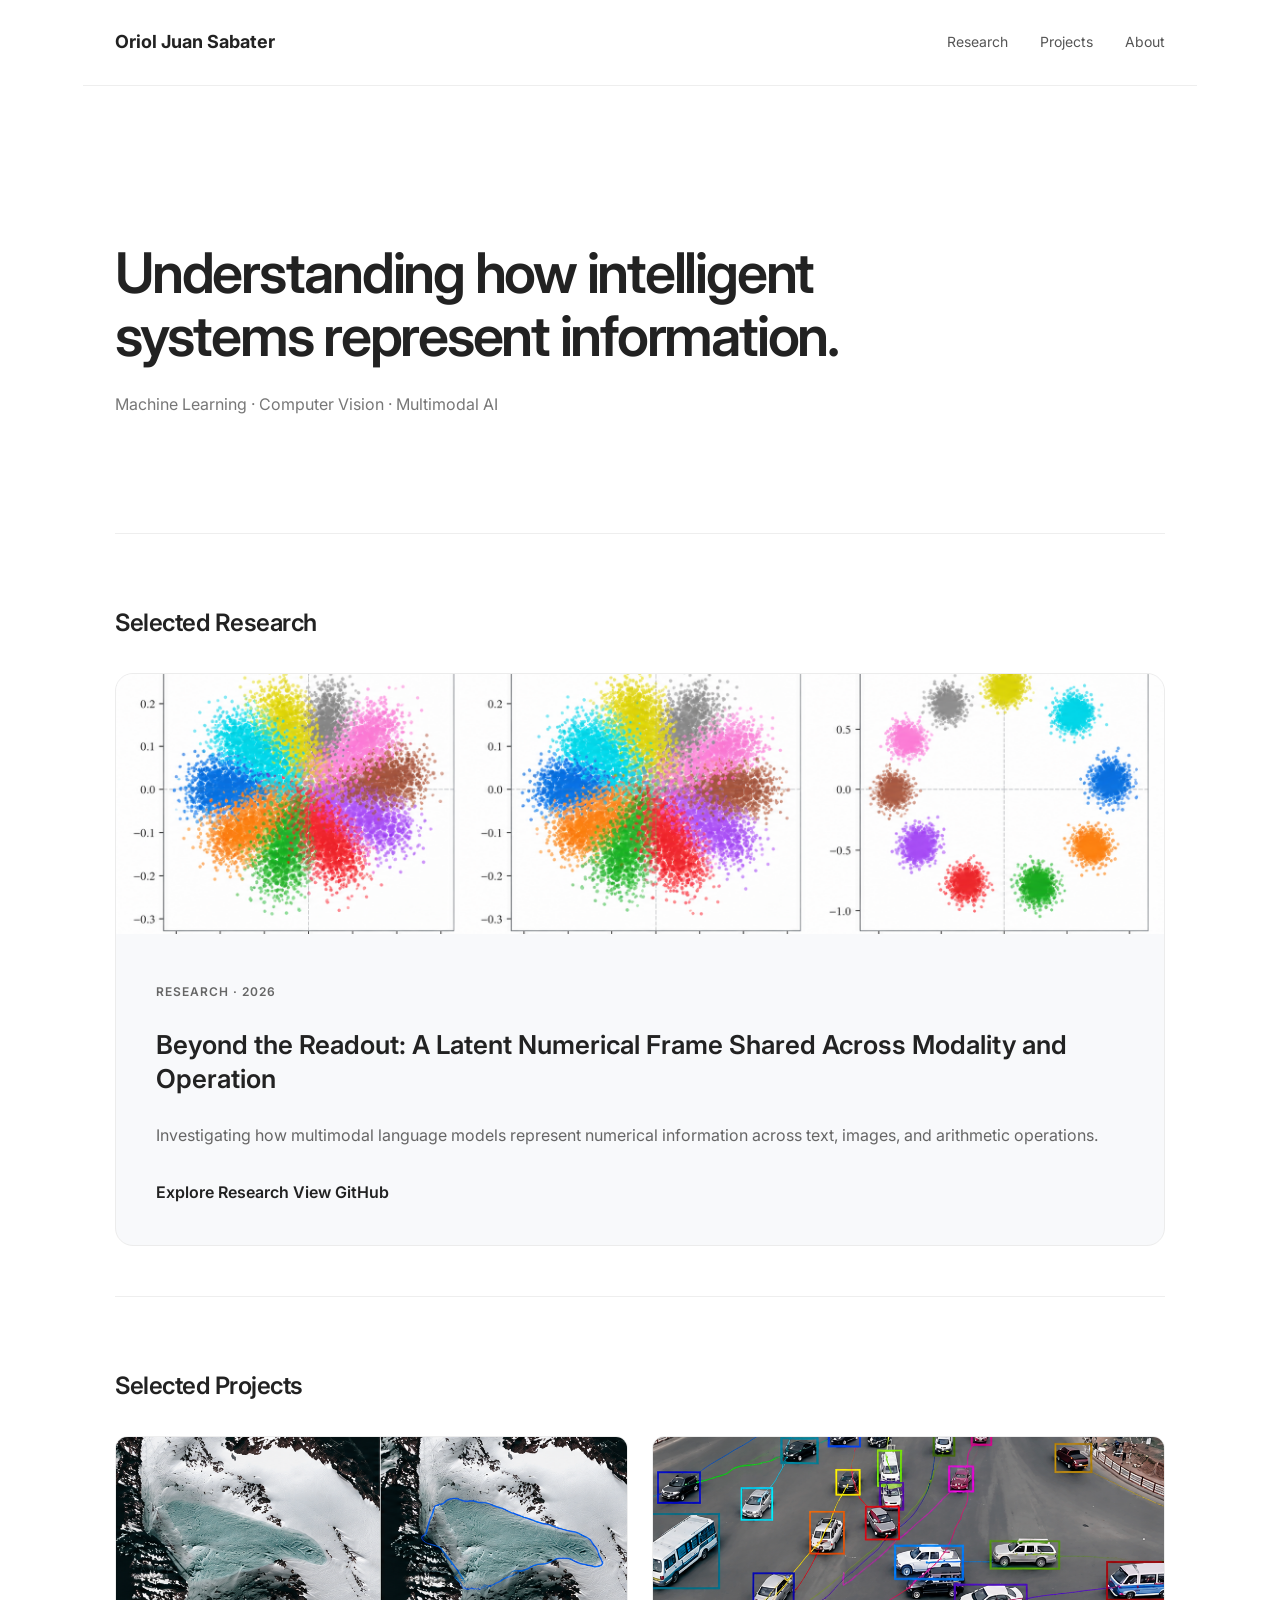
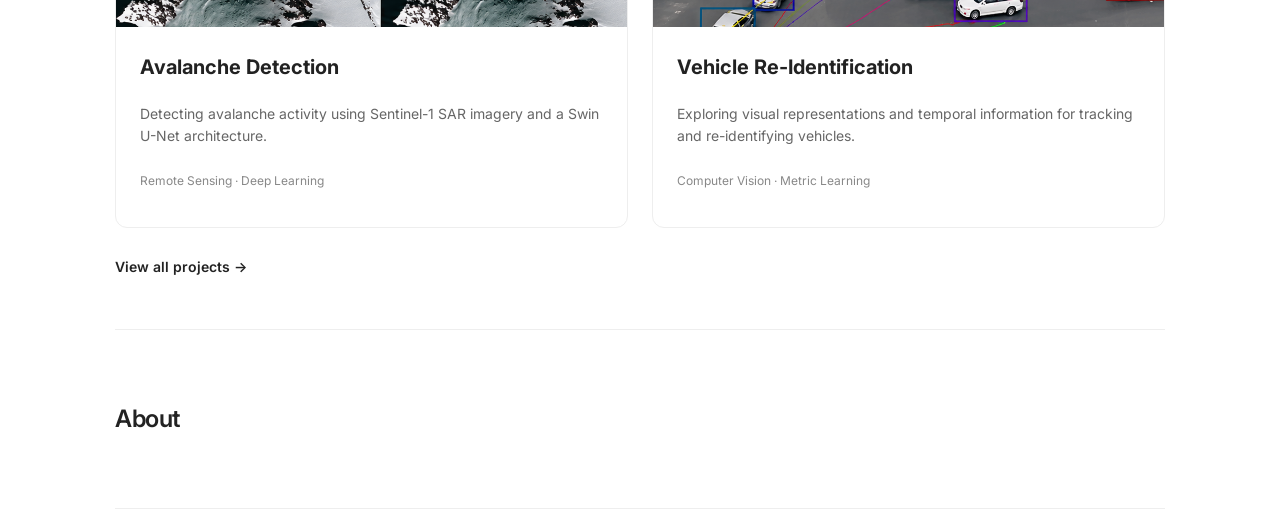
<file: index.html>
<!DOCTYPE html>
<html lang="en">

<head>
  <meta charset="UTF-8">
  <meta name="viewport" content="width=device-width, initial-scale=1.0">
  <title>Oriol Juan Sabater | Research</title>

  <link rel="preconnect" href="https://fonts.googleapis.com">
  <link rel="preconnect" href="https://fonts.gstatic.com" crossorigin>
  <link
    href="https://fonts.googleapis.com/css2?family=Inter:wght@400;500;600;700&display=swap"
    rel="stylesheet"
    >
  <link rel="stylesheet" href="style.css">
</head>

<body>

    <header>

    <p>
        <a class="site-name" href="index.html">
        Oriol Juan Sabater
        </a>
    </p>

    <nav aria-label="Main navigation">
        <a href="research/index.html">Research</a>
        <a href="projects/index.html">Projects</a>
        <a href="#about">About</a>
    </nav>

    </header>

  <main>
    <section>
      <h1>Understanding how intelligent systems represent information.</h1>
      <p>Machine Learning · Computer Vision · Multimodal AI</p>
    </section>

    <section id="research">

    <h2>Selected Research</h2>

    <article class="featured-card">

        <a href="research/beyond-the-readout/index.html">
        <img
            class="card-image featured-image"
            src="assets/images/numerical-geometry.png"
            alt="Numerical representation geometry"
        >
        </a>

        <div class="card-content">

        <p class="card-category">
            RESEARCH · 2026
        </p>


        <h3>
        <a href="research/beyond-the-readout/index.html">
            Beyond the Readout: A Latent Numerical Frame
            Shared Across Modality and Operation
        </a>
        </h3>

        <p>
            Investigating how multimodal language models
            represent numerical information across text,
            images, and arithmetic operations.
        </p>

        <a href="research/index.html">
        Explore Research
        </a>
        <a href="https://github.com/urijus/A-Shared-Latent-Geometry-of-Numerical-Representation-in-Multimodal-Models">
            View GitHub
        </a>

        </div>

    </article>

    </section>


    <section id="projects">

    <h2>Selected Projects</h2>

    <div class="project-grid">

        <!-- Project 1 -->
        <article class="project-card">

        <!-- Avalanche project -->
        <img
        class="card-image project-image"
        src="assets/images/avalanche-detection.png"
        alt="Satellite imagery showing avalanche detection results"
        >

        <div class="project-content">

            <h3>Avalanche Detection</h3>

            <p>
            Detecting avalanche activity using
            Sentinel-1 SAR imagery and a
            Swin U-Net architecture.
            </p>

            <p class="project-tags">
            Remote Sensing · Deep Learning
            </p>

        </div>

        </article>

        <!-- Project 2 -->
        <article class="project-card">

        <img
        class="card-image project-image"
        src="assets/images/vehicle-reid.png"
        alt="Vehicle tracking and re-identification visualization"
        >

        <div class="project-content">

            <h3>Vehicle Re-Identification</h3>

            <p>
            Exploring visual representations
            and temporal information for
            tracking and re-identifying vehicles.
            </p>

            <p class="project-tags">
            Computer Vision · Metric Learning
            </p>

        </div>

        </article>

    </div>
    <a class="section-link" href="projects/index.html">
    View all projects →
    </a>

    </section>


    <section id="about">
      <h2>About</h2>
    </section>
  </main>

</body>
</html>
</file>
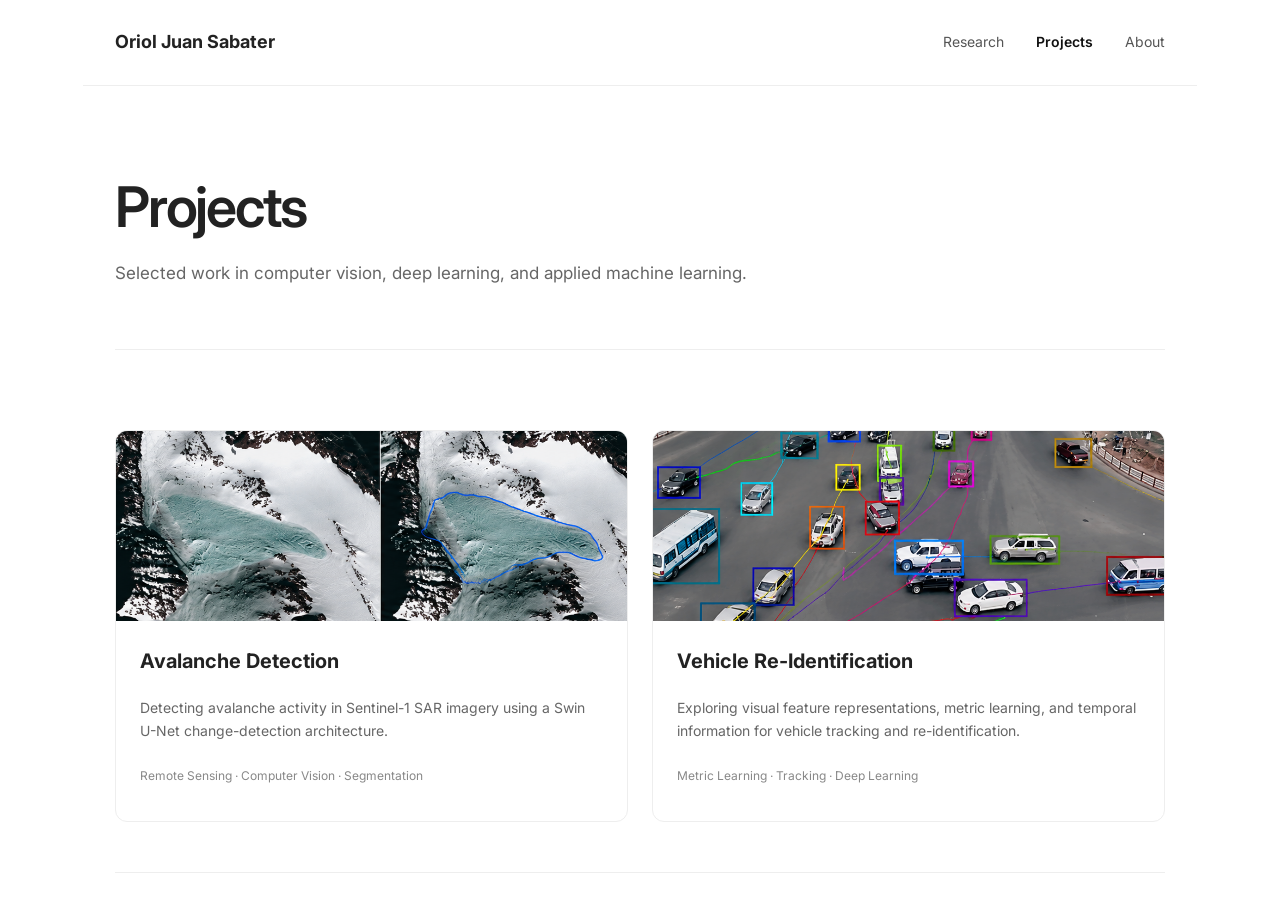
<file: projects/index.html>
<!DOCTYPE html>
<html lang="en">

<head>
  <meta charset="UTF-8">
  <meta name="viewport" content="width=device-width, initial-scale=1.0">

  <title>Projects | Oriol Juan Sabater</title>

  <link rel="preconnect" href="https://fonts.googleapis.com">
  <link rel="preconnect" href="https://fonts.gstatic.com" crossorigin>
  <link
    href="https://fonts.googleapis.com/css2?family=Inter:wght@400;500;600;700&display=swap"
    rel="stylesheet"
  >

  <link rel="stylesheet" href="../style.css">
</head>

<body>

  <header>
    <p>
      <a class="site-name" href="../index.html">Oriol Juan Sabater</a>
    </p>

    <nav aria-label="Main navigation">
      <a href="../research/index.html">Research</a>
      <a href="index.html" aria-current="page">Projects</a>
      <a href="../index.html#about">About</a>
    </nav>
  </header>

  <main>

    <div class="page-intro">
      <h1>Projects</h1>
      <p>
        Selected work in computer vision,
        deep learning, and applied machine learning.
      </p>
    </div>

    <section>

      <div class="project-grid">

        <article class="project-card">

          <img
            class="card-image project-image"
            src="../assets/images/avalanche-detection.png"
            alt="Avalanche detection from satellite imagery"
          >

          <div class="project-content">

            <h3>Avalanche Detection</h3>

            <p>
              Detecting avalanche activity in Sentinel-1
              SAR imagery using a Swin U-Net
              change-detection architecture.
            </p>

            <p class="project-tags">
              Remote Sensing · Computer Vision · Segmentation
            </p>

          </div>

        </article>

        <article class="project-card">

          <img
            class="card-image project-image"
            src="../assets/images/vehicle-reid.png"
            alt="Vehicle re-identification results"
          >

          <div class="project-content">

            <h3>Vehicle Re-Identification</h3>

            <p>
              Exploring visual feature representations,
              metric learning, and temporal information
              for vehicle tracking and re-identification.
            </p>

            <p class="project-tags">
              Metric Learning · Tracking · Deep Learning
            </p>

          </div>

        </article>

      </div>

    </section>

  </main>

</body>
</html>
</file>
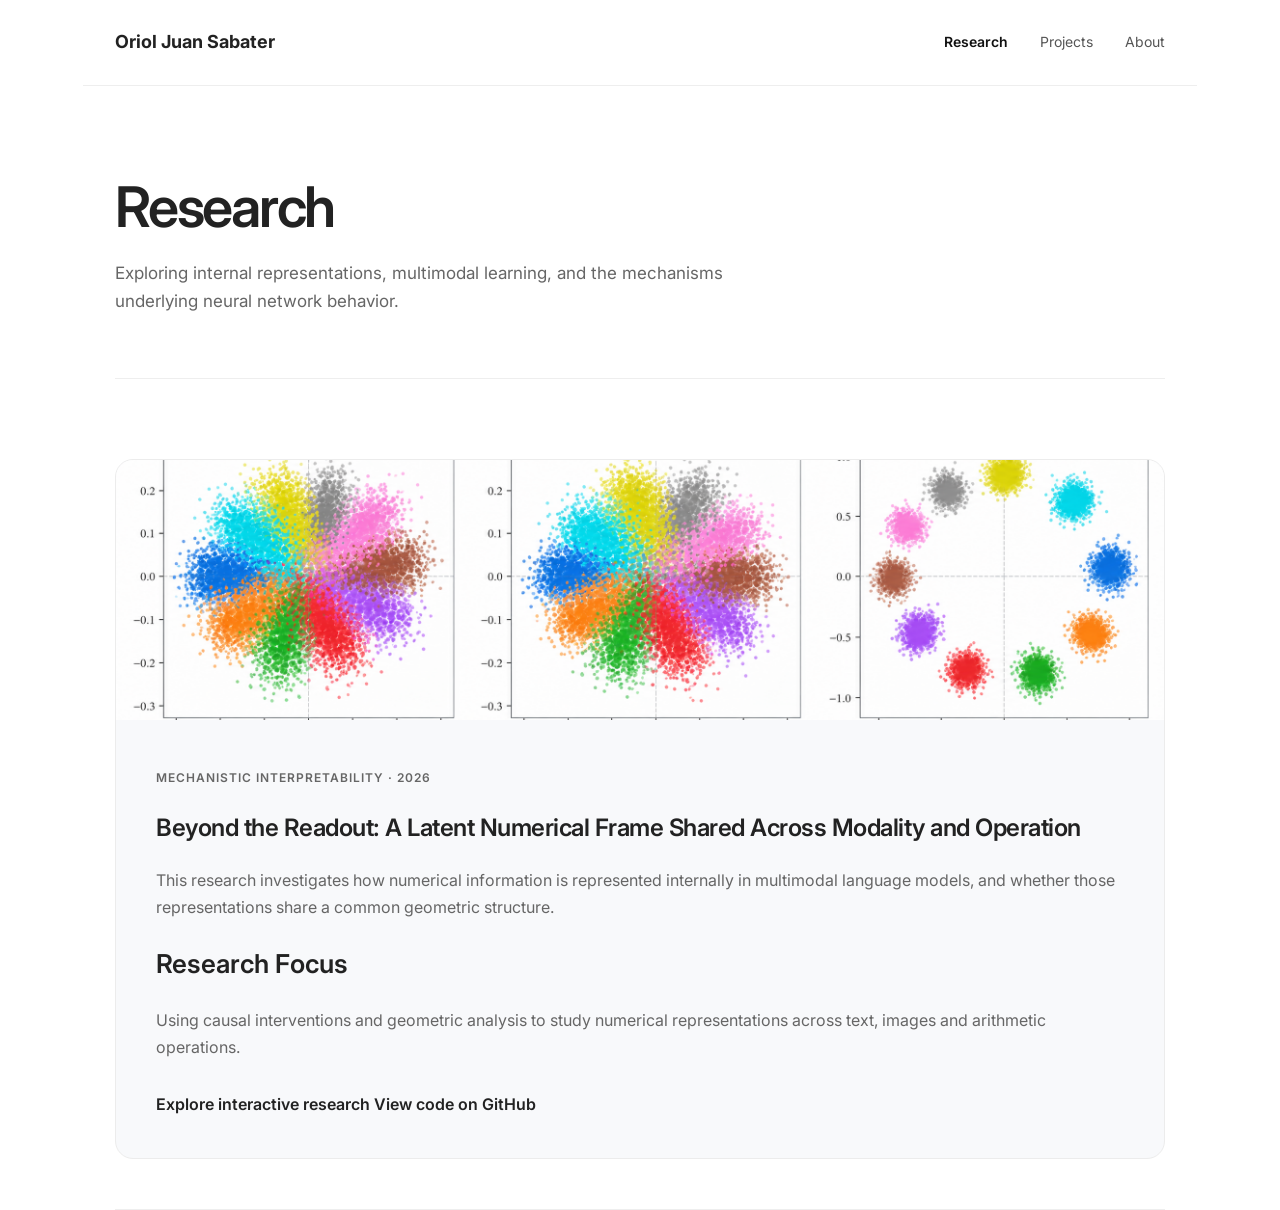
<file: research/index.html>
<!DOCTYPE html>
<html lang="en">

<head>
  <meta charset="UTF-8">
  <meta name="viewport" content="width=device-width, initial-scale=1.0">

  <title>Research | Oriol Juan Sabater</title>

  <link rel="preconnect" href="https://fonts.googleapis.com">
  <link rel="preconnect" href="https://fonts.gstatic.com" crossorigin>
  <link
    href="https://fonts.googleapis.com/css2?family=Inter:wght@400;500;600;700&display=swap"
    rel="stylesheet"
  >

  <link rel="stylesheet" href="../style.css">
</head>

<body>

  <header>
    <p>
      <a class="site-name" href="../index.html">Oriol Juan Sabater</a>
    </p>

    <nav aria-label="Main navigation">
      <a href="index.html" aria-current="page">Research</a>
      <a href="../projects/index.html">Projects</a>
      <a href="../index.html#about">About</a>
    </nav>
  </header>

  <main>

    <div class="page-intro">
      <h1>Research</h1>
      <p>
        Exploring internal representations, multimodal
        learning, and the mechanisms underlying
        neural network behavior.
      </p>
    </div>

    <section>

      <article class="featured-card">

        <img
          class="card-image featured-image"
          src="../assets/images/numerical-geometry.png"
          alt="Numerical representation geometry"
        >

        <div class="card-content">

          <p class="card-category">
            MECHANISTIC INTERPRETABILITY · 2026
          </p>

          <h2>
            Beyond the Readout: A Latent Numerical Frame
            Shared Across Modality and Operation
          </h2>

          <p>
            This research investigates how numerical
            information is represented internally in
            multimodal language models, and whether
            those representations share a common
            geometric structure.
          </p>

          <h3>Research Focus</h3>

          <p>
            Using causal interventions and geometric
            analysis to study numerical representations
            across text, images and arithmetic operations.
          </p>

          <a href="beyond-the-readout/index.html">
            Explore interactive research
          </a>

          <a href="https://github.com/urijus/A-Shared-Latent-Geometry-of-Numerical-Representation-in-Multimodal-Models">
            View code on GitHub
          </a>

        </div>

      </article>

    </section>

  </main>

</body>
</html>
</file>
<file: style.css>
/* 1. General page settings */

body {
  margin: 0;
  background-color: #ffffff;
  color: #222222;
  font-family: "Inter", Arial, sans-serif;
  line-height: 1.6;
}

/* 2. Navigation bar */

header {
  max-width: 1050px;
  margin: 0 auto;
  padding: 28px 32px;

  display: flex;
  justify-content: space-between;
  align-items: center;

  border-bottom: 1px solid #eeeeee;
}

header p {
  font-size: 18px;
  font-weight: 700;
  margin: 0;
}

nav {
  display: flex;
  gap: 32px;
}

nav a {
  color: #555555;
  text-decoration: none;
  font-size: 14px;
}

nav a:hover {
  color: #111111;
}

/* 3. Main content */

main {
  max-width: 1050px;
  margin: 0 auto;
  padding: 0 32px;
}

/* 4. Introductory section */

main section:first-child {
  padding: 110px 0 100px;
}


h1 {
  font-size: clamp(36px, 5vw, 56px);
  line-height: 1.12;
  font-weight: 600;
  letter-spacing: -0.04em;
  max-width: 800px;
  margin-bottom: 24px;
}

main section:first-child p {
  color: #777777;
  font-size: 16px;
}

/* 5. Other sections */

section {
  padding: 50px 0;
  border-bottom: 1px solid #eeeeee;
}

h2 {
  font-size: 24px;
  font-weight: 600;
  letter-spacing: -0.5px;
}

/* 6. Mobile adjustments */

@media (max-width: 650px) {
  header {
    flex-direction: column;
    gap: 20px;
  }

  nav {
    gap: 18px;
  }

  main section:first-child {
    padding: 70px 0;
  }

  h1 {
    font-size: 36px;
  }
}


/* 7. Research card */

.featured-card {
  background-color: #f8f9fb;
  border: 1px solid #ececec;
  border-radius: 18px;
  overflow: hidden;
  margin-top: 30px;
}

.card-visual {
  height: 230px;
  display: flex;
  align-items: center;
  justify-content: center;
}

.research-visual {
  background: linear-gradient(
    135deg,
    #e7ecf8,
    #dce8f1,
    #eef0fa
  );
}

.card-visual span {
  font-size: 14px;
  color: #53647a;
  letter-spacing: 1px;
}

.card-content {
  padding: 36px 40px 40px;
}

.card-category {
  font-size: 12px;
  font-weight: 600;
  letter-spacing: 1px;
  color: #777777;
}

.card-content h3 {
  font-size: 26px;
  line-height: 1.3;
  font-weight: 600;
}

.card-content p {
  color: #666666;
  line-height: 1.7;
}

.card-content a {
  display: inline-block;
  margin-top: 15px;
  color: #222222;
  text-decoration: none;
  font-weight: 600;
}

.card-content a:hover {
  text-decoration: underline;
}


/* 8. Projects */

.project-grid {
  display: grid;
  grid-template-columns: repeat(2, 1fr);
  gap: 24px;
  margin-top: 30px;
}

.project-card {
  border: 1px solid #eeeeee;
  border-radius: 12px;
  overflow: hidden;
}

.project-card .card-visual {
  height: 180px;
}

.avalanche-visual {
  background: linear-gradient(
    135deg,
    #dce9ed,
    #c7d8e1
  );
}

.vehicle-visual {
  background: linear-gradient(
    135deg,
    #eee8df,
    #ded7d0
  );
}

.project-content {
  padding: 24px;
}

.project-content h3 {
  margin-top: 0;
  font-size: 20px;
}

.project-content p {
  font-size: 14px;
  color: #666666;
  line-height: 1.6;
}

.project-content .project-tags {
  color: #888888;
  font-size: 12px;
  margin-top: 24px;
}

/* 9. Responsive project layout */

@media (max-width: 650px) {
  .project-grid {
    grid-template-columns: 1fr;
  }
}

/* 10. Real project images */

.card-image {
  display: block;
  width: 100%;
}

.featured-image {
  display: block;
  width: 100%;
  height: 260px;
  object-fit: cover;
  object-position: center;
}

.project-image {
  height: 190px;
  object-fit: cover;
}

.site-name {
  color: inherit;
  text-decoration: none;
}

.site-name:hover {
  opacity: 0.7;
}


/* 11. Dedicated page introductions */

.page-intro {
  padding: 90px 0 45px;
  border-bottom: 1px solid #eeeeee;
}

.page-intro h1 {
  margin-top: 0;
  margin-bottom: 20px;
}

.page-intro p {
  color: #666666;
  font-size: 17px;
  line-height: 1.7;
  max-width: 650px;
}

/* Active navigation link */

nav a[aria-current="page"] {
  color: #111111;
  font-weight: 600;
}


.section-link {
  display: inline-block;
  margin-top: 28px;
  color: #222222;
  font-weight: 600;
  font-size: 14px;
  text-decoration: none;
}

.section-link:hover {
  text-decoration: underline;
}

/* Clickable research heading */

.card-content h3 a {
  color: inherit;
  text-decoration: none;
  display: inline;
  margin-top: 0;
  font-weight: inherit;
}

.card-content h3 a:hover {
  text-decoration: underline;
}
</file>
